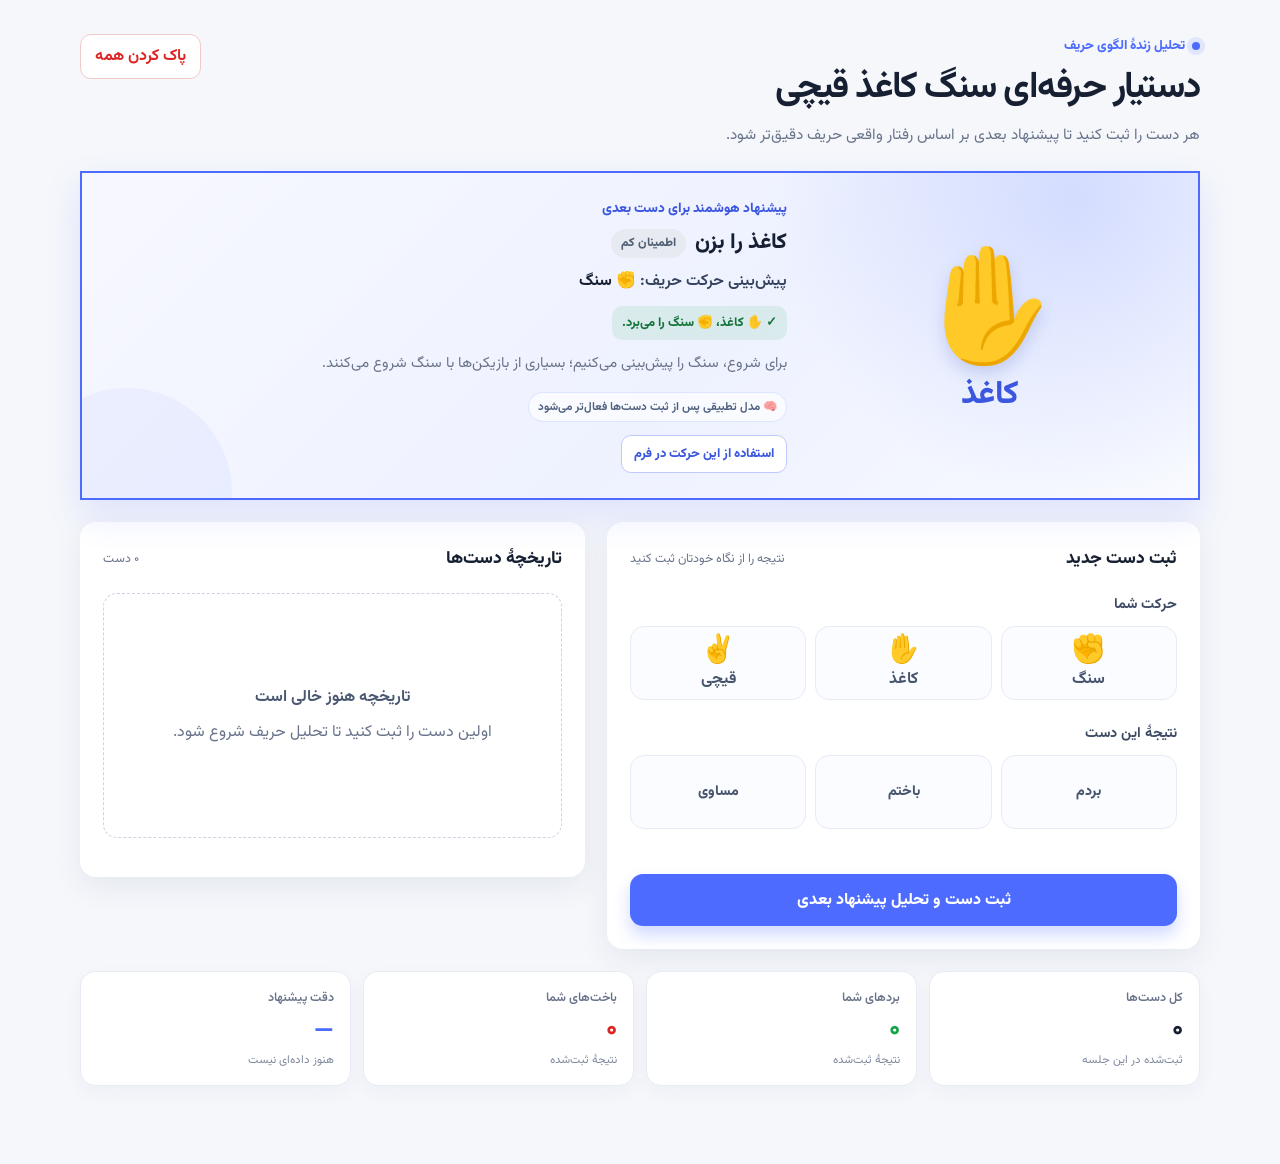
<file: index.html>
<!doctype html>
<html lang="fa" dir="rtl">
<head>
  <meta charset="UTF-8" />
  <meta name="viewport" content="width=device-width, initial-scale=1.0" />
  <meta name="theme-color" content="#4d6bfe" />
  <title>دستیار حرفه‌ای سنگ کاغذ قیچی</title>
  <link rel="preconnect" href="https://fonts.googleapis.com" />
  <link rel="preconnect" href="https://fonts.gstatic.com" crossorigin />
  <link href="https://fonts.googleapis.com/css2?family=Vazirmatn:wght@400;500;600;700;800&display=swap" rel="stylesheet" />
  <style>
    :root {
      --bg: #f5f7fb;
      --card: #ffffff;
      --ink: #172033;
      --muted: #68738a;
      --line: #e7ebf3;
      --primary: #4d6bfe;
      --primary-dark: #3b56df;
      --primary-soft: #eef1ff;
      --win: #16a34a;
      --win-soft: #ecfdf3;
      --loss: #dc2626;
      --loss-soft: #fef2f2;
      --draw: #ca8a04;
      --draw-soft: #fefce8;
      --shadow: 0 10px 30px rgba(35, 52, 91, 0.08);
      --radius: 16px;
    }

    * { box-sizing: border-box; }

    html { scroll-behavior: smooth; }

    body {
      margin: 0;
      min-width: 320px;
      min-height: 100vh;
      background: var(--bg);
      color: var(--ink);
      font-family: "Vazirmatn", Tahoma, sans-serif;
    }

    button,
    input { font: inherit; }

    button { cursor: pointer; }

    button:focus-visible {
      outline: 3px solid rgba(77, 107, 254, 0.28);
      outline-offset: 3px;
    }

    .app-shell {
      width: min(1120px, calc(100% - 32px));
      margin: 0 auto;
      padding: 34px 0 56px;
    }

    .page-header {
      display: flex;
      align-items: flex-start;
      justify-content: space-between;
      gap: 20px;
      margin-bottom: 22px;
    }

    .eyebrow {
      display: inline-flex;
      align-items: center;
      gap: 7px;
      margin: 0 0 8px;
      color: var(--primary);
      font-size: 0.82rem;
      font-weight: 800;
    }

    .eyebrow::before {
      content: "";
      width: 8px;
      height: 8px;
      border-radius: 50%;
      background: var(--primary);
      box-shadow: 0 0 0 5px rgba(77, 107, 254, 0.12);
    }

    h1, h2, h3, p { margin-top: 0; }

    h1 {
      margin-bottom: 8px;
      font-size: clamp(1.55rem, 4vw, 2.3rem);
      line-height: 1.35;
      letter-spacing: -0.04em;
    }

    .page-header p:last-child {
      margin: 0;
      color: var(--muted);
      font-size: 0.96rem;
      line-height: 1.8;
    }

    .clear-button {
      flex: 0 0 auto;
      display: inline-flex;
      align-items: center;
      justify-content: center;
      gap: 7px;
      min-height: 42px;
      padding: 9px 14px;
      border: 1px solid #f3caca;
      border-radius: 11px;
      background: #fff;
      color: var(--loss);
      font-weight: 700;
      transition: 160ms ease;
    }

    .clear-button:hover {
      background: var(--loss-soft);
      border-color: #e99595;
    }

    .card {
      border-radius: var(--radius);
      background: var(--card);
      box-shadow: var(--shadow);
    }

    .suggestion-card {
      position: sticky;
      top: 12px;
      z-index: 5;
      overflow: hidden;
      margin-bottom: 22px;
      border: 2px solid var(--primary);
      background:
        radial-gradient(circle at 89% 8%, rgba(133, 155, 255, 0.27), transparent 29%),
        linear-gradient(135deg, #f7f8ff 0%, #eef2ff 56%, #f8faff 100%);
      box-shadow: 0 15px 35px rgba(77, 107, 254, 0.14);
    }

    .suggestion-card::after {
      content: "";
      position: absolute;
      left: -60px;
      bottom: -100px;
      width: 210px;
      height: 210px;
      border-radius: 50%;
      background: rgba(77, 107, 254, 0.06);
      pointer-events: none;
    }

    .suggestion-content {
      position: relative;
      z-index: 1;
      display: grid;
      grid-template-columns: minmax(170px, 0.85fr) minmax(0, 1.6fr);
      gap: 24px;
      align-items: center;
      min-height: 214px;
      padding: 25px 28px;
    }

    .suggestion-action {
      display: flex;
      align-items: center;
      justify-content: center;
      gap: 14px;
      padding: 14px;
      text-align: center;
    }

    .suggested-emoji {
      display: block;
      font-family: Arial, sans-serif;
      font-size: clamp(4.4rem, 9vw, 6.8rem);
      line-height: 1;
      filter: drop-shadow(0 8px 8px rgba(41, 65, 166, 0.18));
    }

    .suggested-name {
      display: block;
      margin-top: 9px;
      color: var(--primary-dark);
      font-size: clamp(1.45rem, 3vw, 2rem);
      font-weight: 800;
    }

    .suggestion-label {
      margin: 0 0 7px;
      color: var(--primary-dark);
      font-size: 0.85rem;
      font-weight: 800;
    }

    .suggestion-title-row {
      display: flex;
      align-items: center;
      flex-wrap: wrap;
      gap: 9px;
      margin-bottom: 9px;
    }

    .suggestion-heading {
      margin: 0;
      font-size: 1.34rem;
      font-weight: 800;
    }

    .confidence-badge,
    .result-badge,
    .suggestion-check {
      display: inline-flex;
      align-items: center;
      justify-content: center;
      border-radius: 999px;
      font-size: 0.76rem;
      font-weight: 800;
      white-space: nowrap;
    }

    .confidence-badge { padding: 5px 10px; }
    .confidence-high { background: #dcfce7; color: #14713a; }
    .confidence-medium { background: #fef3c7; color: #9a6700; }
    .confidence-low { background: #e7eaf1; color: #526075; }

    .prediction-line {
      margin: 0 0 10px;
      color: #34415d;
      font-size: 1rem;
      font-weight: 600;
    }

    .prediction-line strong { color: var(--ink); }

    .suggestion-reason {
      max-width: 660px;
      margin: 0;
      color: var(--muted);
      font-size: 0.92rem;
      line-height: 1.95;
    }

    .model-meta {
      display: flex;
      flex-wrap: wrap;
      gap: 7px;
      margin-top: 13px;
    }

    .model-chip {
      display: inline-flex;
      align-items: center;
      gap: 5px;
      padding: 5px 9px;
      border: 1px solid rgba(77, 107, 254, 0.16);
      border-radius: 999px;
      background: rgba(255, 255, 255, 0.64);
      color: #50617f;
      font-size: 0.72rem;
      font-weight: 700;
    }

    .model-chip strong { color: var(--primary-dark); }

    .counter-proof {
      display: inline-flex;
      align-items: center;
      gap: 6px;
      margin: 2px 0 10px;
      padding: 7px 10px;
      border-radius: 10px;
      background: rgba(22, 163, 74, 0.1);
      color: #16743d;
      font-size: 0.79rem;
      font-weight: 800;
    }

    .use-suggestion-button {
      min-height: 38px;
      margin-top: 13px;
      padding: 8px 12px;
      border: 1px solid #bfc9ff;
      border-radius: 10px;
      background: #fff;
      color: var(--primary-dark);
      font-size: 0.8rem;
      font-weight: 800;
      transition: 160ms ease;
    }

    .use-suggestion-button:hover {
      border-color: var(--primary);
      background: var(--primary);
      color: #fff;
      transform: translateY(-1px);
    }

    .layout-grid {
      display: grid;
      grid-template-columns: minmax(0, 1.08fr) minmax(315px, 0.92fr);
      gap: 22px;
      align-items: start;
    }

    .form-card,
    .history-card,
    .insights-card {
      padding: 23px;
    }

    .section-heading {
      display: flex;
      align-items: center;
      justify-content: space-between;
      gap: 12px;
      margin-bottom: 21px;
    }

    .section-heading h2 {
      margin: 0;
      font-size: 1.08rem;
      font-weight: 800;
    }

    .section-help {
      color: var(--muted);
      font-size: 0.78rem;
    }

    .form-group + .form-group { margin-top: 22px; }

    .field-label {
      display: block;
      margin-bottom: 10px;
      color: #3d4a64;
      font-size: 0.9rem;
      font-weight: 700;
    }

    .move-selector,
    .result-selector {
      display: grid;
      grid-template-columns: repeat(3, minmax(0, 1fr));
      gap: 9px;
    }

    .move-button,
    .result-button {
      min-height: 74px;
      border: 1px solid var(--line);
      border-radius: 14px;
      background: #fbfcff;
      color: #47546d;
      transition: 160ms ease;
    }

    .move-button {
      display: flex;
      flex-direction: column;
      align-items: center;
      justify-content: center;
      gap: 3px;
      font-weight: 700;
    }

    .move-button .move-emoji {
      font-family: Arial, sans-serif;
      font-size: 1.73rem;
      line-height: 1.1;
    }

    .move-button:hover,
    .result-button:hover {
      transform: translateY(-2px);
      border-color: #bdc8ff;
      background: #f3f5ff;
    }

    .move-button.is-active {
      border-color: var(--primary);
      background: var(--primary);
      color: #fff;
      box-shadow: 0 7px 15px rgba(77, 107, 254, 0.25);
    }

    .result-button {
      padding: 9px 6px;
      font-size: 0.88rem;
      font-weight: 800;
    }

    .result-button.win.is-active { background: var(--win); border-color: var(--win); color: #fff; }
    .result-button.loss.is-active { background: var(--loss); border-color: var(--loss); color: #fff; }
    .result-button.draw.is-active { background: var(--draw); border-color: var(--draw); color: #fff; }

    .auto-opponent {
      display: flex;
      align-items: center;
      gap: 9px;
      min-height: 50px;
      padding: 10px 13px;
      border: 1px dashed #bfc9ea;
      border-radius: 12px;
      background: #f7f9ff;
      color: #52617d;
      font-size: 0.9rem;
    }

    .auto-opponent strong {
      color: var(--ink);
      font-size: 0.96rem;
    }

    .hidden { display: none !important; }

    .form-message {
      min-height: 20px;
      margin: 13px 0 0;
      color: var(--loss);
      font-size: 0.82rem;
      font-weight: 600;
    }

    .submit-button {
      width: 100%;
      min-height: 52px;
      margin-top: 12px;
      border: 0;
      border-radius: 13px;
      background: var(--primary);
      color: #fff;
      font-weight: 800;
      box-shadow: 0 9px 16px rgba(77, 107, 254, 0.25);
      transition: 160ms ease;
    }

    .submit-button:hover { background: var(--primary-dark); transform: translateY(-1px); }
    .submit-button:active { transform: translateY(1px); }

    .stats-grid {
      display: grid;
      grid-template-columns: repeat(4, minmax(0, 1fr));
      gap: 12px;
      margin: 22px 0;
    }

    .stat-card {
      min-height: 113px;
      padding: 16px;
      border: 1px solid var(--line);
      border-radius: 15px;
      background: var(--card);
      box-shadow: 0 7px 20px rgba(35, 52, 91, 0.04);
    }

    .stat-label {
      display: block;
      margin-bottom: 10px;
      color: var(--muted);
      font-size: 0.78rem;
      font-weight: 600;
    }

    .stat-value {
      display: block;
      color: var(--ink);
      font-size: 1.58rem;
      font-weight: 800;
      line-height: 1;
    }

    .stat-detail {
      display: block;
      margin-top: 8px;
      color: #7e899d;
      font-size: 0.72rem;
    }

    .stat-card.win .stat-value { color: var(--win); }
    .stat-card.loss .stat-value { color: var(--loss); }
    .stat-card.accuracy .stat-value { color: var(--primary); }

    .insights-card { margin-bottom: 22px; }

    .insight-list {
      display: grid;
      gap: 10px;
    }

    .insight-item {
      display: flex;
      align-items: flex-start;
      gap: 10px;
      padding: 12px;
      border: 1px solid var(--line);
      border-radius: 12px;
      background: #fbfcff;
      color: #43506a;
      font-size: 0.89rem;
      line-height: 1.8;
    }

    .insight-icon {
      flex: 0 0 auto;
      display: grid;
      place-items: center;
      width: 27px;
      height: 27px;
      border-radius: 9px;
      background: var(--primary-soft);
      color: var(--primary-dark);
      font-size: 0.92rem;
    }

    .insight-empty {
      margin: 0;
      color: var(--muted);
      font-size: 0.88rem;
      line-height: 1.85;
    }

    .history-card { min-height: 355px; }

    .history-list {
      display: grid;
      gap: 10px;
    }

    .history-row {
      display: grid;
      grid-template-columns: minmax(0, 1fr) auto;
      gap: 12px;
      align-items: center;
      padding: 13px;
      border: 1px solid var(--line);
      border-radius: 13px;
      background: #fcfdff;
    }

    .history-main { min-width: 0; }

    .history-moves {
      display: flex;
      align-items: center;
      gap: 8px;
      direction: ltr;
    }

    .history-move {
      display: inline-flex;
      align-items: center;
      gap: 5px;
      color: #293650;
      font-size: 0.91rem;
      font-weight: 700;
      white-space: nowrap;
    }

    .history-move .emoji {
      font-family: Arial, sans-serif;
      font-size: 1.25rem;
    }

    .history-move small {
      direction: rtl;
      color: var(--muted);
      font-size: 0.68rem;
      font-weight: 600;
    }

    .history-arrow {
      color: #9da8bb;
      font-size: 1.2rem;
    }

    .history-meta {
      display: flex;
      align-items: center;
      flex-wrap: wrap;
      gap: 7px;
      margin-top: 9px;
    }

    .result-badge { padding: 4px 9px; }
    .result-badge.win { background: var(--win-soft); color: var(--win); }
    .result-badge.loss { background: var(--loss-soft); color: var(--loss); }
    .result-badge.draw { background: var(--draw-soft); color: var(--draw); }

    .history-time {
      color: #98a2b3;
      font-size: 0.72rem;
    }

    .suggestion-check {
      gap: 4px;
      align-self: start;
      padding: 6px 8px;
    }

    .suggestion-check.correct { background: var(--win-soft); color: var(--win); }
    .suggestion-check.incorrect { background: var(--loss-soft); color: var(--loss); }

    .empty-state {
      display: grid;
      place-items: center;
      min-height: 245px;
      padding: 30px;
      border: 1px dashed #ccd4e3;
      border-radius: 14px;
      color: var(--muted);
      text-align: center;
      line-height: 1.9;
    }

    .empty-state strong {
      display: block;
      margin-bottom: 5px;
      color: #4b5872;
    }

    .toast {
      position: fixed;
      right: 50%;
      bottom: 22px;
      z-index: 20;
      display: flex;
      align-items: center;
      gap: 10px;
      width: min(430px, calc(100% - 32px));
      padding: 13px 16px;
      border: 1px solid transparent;
      border-radius: 14px;
      background: #fff;
      box-shadow: 0 16px 40px rgba(27, 38, 65, 0.2);
      color: #36425d;
      opacity: 0;
      pointer-events: none;
      transform: translate(50%, 18px);
      transition: opacity 190ms ease, transform 190ms ease;
    }

    .toast.show {
      opacity: 1;
      transform: translate(50%, 0);
    }

    .toast.success { border-color: #a7e4bc; background: #f2fdf6; }
    .toast.error { border-color: #f2b5b5; background: #fff6f6; }
    .toast.info { border-color: #c7d1ff; background: #f5f7ff; }

    .toast-icon {
      display: grid;
      place-items: center;
      width: 27px;
      height: 27px;
      border-radius: 50%;
      color: #fff;
      font-size: 0.8rem;
      font-weight: 800;
    }

    .toast.success .toast-icon { background: var(--win); }
    .toast.error .toast-icon { background: var(--loss); }
    .toast.info .toast-icon { background: var(--primary); }

    .toast-text { font-size: 0.88rem; font-weight: 600; line-height: 1.7; }

    @media (max-width: 830px) {
      .layout-grid { grid-template-columns: 1fr; }
      .history-card { min-height: auto; }
    }

    @media (max-width: 650px) {
      .app-shell { width: min(100% - 22px, 1120px); padding-top: 21px; }
      .page-header { margin-bottom: 17px; }
      .page-header p:last-child { font-size: 0.87rem; }
      .clear-button { min-height: 38px; padding: 8px 10px; font-size: 0.77rem; }
      .suggestion-card { top: 7px; margin-bottom: 16px; }
      .suggestion-content { grid-template-columns: 92px minmax(0, 1fr); gap: 10px; min-height: 160px; padding: 17px 13px; }
      .suggestion-action { padding: 5px; }
      .suggested-emoji { font-size: 4rem; }
      .suggested-name { margin-top: 4px; font-size: 1.1rem; }
      .suggestion-heading { font-size: 1.08rem; }
      .suggestion-reason { font-size: 0.78rem; line-height: 1.75; }
      .prediction-line { margin-bottom: 7px; font-size: 0.88rem; }
      .form-card, .history-card, .insights-card { padding: 17px; }
      .move-button { min-height: 67px; font-size: 0.82rem; }
      .move-button .move-emoji { font-size: 1.55rem; }
      .result-button { font-size: 0.78rem; }
      .stats-grid { grid-template-columns: repeat(2, minmax(0, 1fr)); gap: 9px; margin: 16px 0; }
      .stat-card { min-height: 101px; padding: 13px; }
      .stat-value { font-size: 1.42rem; }
      .history-row { grid-template-columns: 1fr; gap: 8px; }
      .suggestion-check { justify-self: start; }
      .toast { bottom: 12px; }
    }

    @media (max-width: 390px) {
      .page-header { gap: 11px; }
      h1 { font-size: 1.32rem; }
      .clear-button { font-size: 0; width: 40px; padding: 0; }
      .clear-button::before { content: "🗑"; font-size: 1rem; }
      .suggestion-content { grid-template-columns: 83px minmax(0, 1fr); }
      .history-moves { gap: 5px; }
      .history-move { font-size: 0.79rem; }
    }

    @media (prefers-reduced-motion: reduce) {
      *, *::before, *::after { scroll-behavior: auto !important; transition: none !important; }
    }
  </style>
</head>
<body>
  <main class="app-shell">
    <header class="page-header">
      <div>
        <p class="eyebrow">تحلیل زندهٔ الگوی حریف</p>
        <h1>دستیار حرفه‌ای سنگ کاغذ قیچی</h1>
        <p>هر دست را ثبت کنید تا پیشنهاد بعدی بر اساس رفتار واقعی حریف دقیق‌تر شود.</p>
      </div>
      <button id="clear-all" class="clear-button" type="button" aria-label="پاک کردن همهٔ تاریخچه">پاک کردن همه</button>
    </header>

    <section class="suggestion-card" aria-labelledby="suggestion-heading">
      <div id="suggestion-content" class="suggestion-content"></div>
    </section>

    <section class="layout-grid" aria-label="ثبت دست و تاریخچه">
      <form id="hand-form" class="form-card card" novalidate>
        <div class="section-heading">
          <h2>ثبت دست جدید</h2>
          <span class="section-help">نتیجه را از نگاه خودتان ثبت کنید</span>
        </div>

        <div class="form-group">
          <span class="field-label">حرکت شما</span>
          <div id="my-move-selector" class="move-selector" role="group" aria-label="انتخاب حرکت شما"></div>
        </div>

        <div class="form-group">
          <span class="field-label">نتیجهٔ این دست</span>
          <div id="result-selector" class="result-selector" role="group" aria-label="انتخاب نتیجه"></div>
        </div>

        <div id="opponent-section" class="form-group hidden">
          <span class="field-label">حرکت حریف</span>
          <div id="opponent-move-selector" class="move-selector" role="group" aria-label="انتخاب حرکت حریف"></div>
        </div>

        <div id="auto-opponent" class="auto-opponent hidden" aria-live="polite"></div>
        <p id="form-message" class="form-message" aria-live="polite"></p>
        <button class="submit-button" type="submit">ثبت دست و تحلیل پیشنهاد بعدی</button>
      </form>

      <aside class="history-card card" aria-labelledby="history-heading">
        <div class="section-heading">
          <h2 id="history-heading">تاریخچهٔ دست‌ها</h2>
          <span id="history-count" class="section-help">۰ دست</span>
        </div>
        <div id="history-list" class="history-list"></div>
      </aside>
    </section>

    <section id="stats-grid" class="stats-grid" aria-label="آمار بازی"></section>

    <section id="insights-card" class="insights-card card hidden" aria-labelledby="insights-heading">
      <div class="section-heading">
        <h2 id="insights-heading">بینش‌های حریف</h2>
        <span class="section-help">بر پایهٔ داده‌های ثبت‌شده</span>
      </div>
      <div id="insight-list" class="insight-list"></div>
    </section>
  </main>

  <div id="toast" class="toast" role="status" aria-live="polite">
    <span id="toast-icon" class="toast-icon">✓</span>
    <span id="toast-text" class="toast-text"></span>
  </div>

  <script>
    (() => {
      "use strict";

      const MOVES = {
        rock: {
          name: "سنگ",
          emoji: "✊",
          beats: "scissors",
          beatenBy: "paper",
          next: "paper"
        },
        paper: {
          name: "کاغذ",
          emoji: "✋",
          beats: "rock",
          beatenBy: "scissors",
          next: "scissors"
        },
        scissors: {
          name: "قیچی",
          emoji: "✌️",
          beats: "paper",
          beatenBy: "rock",
          next: "rock"
        }
      };

      const MOVE_KEYS = Object.keys(MOVES);
      const RESULT_INFO = {
        won: { label: "بردم", className: "win" },
        lost: { label: "باختم", className: "loss" },
        draw: { label: "مساوی", className: "draw" }
      };
      const CONFIDENCE_INFO = {
        high: { label: "اطمینان بالا", className: "confidence-high" },
        medium: { label: "اطمینان متوسط", className: "confidence-medium" },
        low: { label: "اطمینان کم", className: "confidence-low" }
      };

      const state = {
        history: [],
        form: {
          myMove: "",
          result: "",
          opponentMove: ""
        },
        currentSuggestion: null
      };

      const elements = {
        suggestion: document.getElementById("suggestion-content"),
        form: document.getElementById("hand-form"),
        myMoveSelector: document.getElementById("my-move-selector"),
        resultSelector: document.getElementById("result-selector"),
        opponentSection: document.getElementById("opponent-section"),
        opponentMoveSelector: document.getElementById("opponent-move-selector"),
        autoOpponent: document.getElementById("auto-opponent"),
        formMessage: document.getElementById("form-message"),
        stats: document.getElementById("stats-grid"),
        insightsCard: document.getElementById("insights-card"),
        insightList: document.getElementById("insight-list"),
        historyList: document.getElementById("history-list"),
        historyCount: document.getElementById("history-count"),
        clearAll: document.getElementById("clear-all"),
        toast: document.getElementById("toast"),
        toastIcon: document.getElementById("toast-icon"),
        toastText: document.getElementById("toast-text")
      };

      let toastTimer;

      function faNumber(value) {
        return new Intl.NumberFormat("fa-IR").format(value);
      }

      function faPercent(value) {
        return `${new Intl.NumberFormat("fa-IR", { maximumFractionDigits: 0 }).format(value)}٪`;
      }

      const ANALYSIS_WINDOW = 72;
      const RECENCY_DECAY = 0.86;

      function countMoves(records) {
        const counts = Object.fromEntries(MOVE_KEYS.map((move) => [move, 0]));
        records.forEach((record) => { counts[record.opponentMove] += 1; });
        return counts;
      }

      function getTopMove(records) {
        const counts = countMoves(records);
        return MOVE_KEYS.reduce((top, move) => {
          return counts[move] > counts[top] ? move : top;
        }, MOVE_KEYS[0]);
      }

      function emptyMoveScores() {
        return Object.fromEntries(MOVE_KEYS.map((move) => [move, 0]));
      }

      function topScoredMove(scores) {
        return MOVE_KEYS.reduce((top, move) => {
          return scores[move] > scores[top] ? move : top;
        }, MOVE_KEYS[0]);
      }

      function sameSequence(left, right) {
        return left.length === right.length && left.every((value, index) => value === right[index]);
      }

      function makeDistributionExpert({ id, label, baseWeight, events, dataLength, minSamples = 2 }) {
        if (events.length < minSamples) return null;

        const scores = emptyMoveScores();
        events.forEach((event) => {
          const age = Math.max(0, dataLength - 1 - event.index);
          scores[event.move] += Math.pow(RECENCY_DECAY, age);
        });

        const total = MOVE_KEYS.reduce((sum, move) => sum + scores[move], 0);
        if (!total) return null;

        const distribution = Object.fromEntries(
          MOVE_KEYS.map((move) => [move, scores[move] / total])
        );
        const predicted = topScoredMove(distribution);
        const probability = distribution[predicted];
        const evidenceFactor = Math.min(1.45, 0.6 + events.length / 4);

        return {
          id,
          label,
          predicted,
          samples: events.length,
          probability,
          distribution,
          weight: baseWeight * (0.65 + probability) * evidenceFactor
        };
      }

      function makeSoftExpert({ id, label, predicted, samples, probability, weight }) {
        const remainder = (1 - probability) / (MOVE_KEYS.length - 1);
        const distribution = Object.fromEntries(
          MOVE_KEYS.map((move) => [move, move === predicted ? probability : remainder])
        );
        return { id, label, predicted, samples, probability, distribution, weight };
      }

      function getSequenceExpert(history, order) {
        if (history.length <= order) return null;

        const context = history.slice(-order).map((record) => record.opponentMove);
        const events = [];

        for (let index = order; index < history.length; index += 1) {
          const priorSequence = history
            .slice(index - order, index)
            .map((record) => record.opponentMove);

          if (sameSequence(priorSequence, context)) {
            events.push({ move: history[index].opponentMove, index });
          }
        }

        return makeDistributionExpert({
          id: `sequence-${order}`,
          label: `الگوی دنباله‌ای ${faNumber(order)} حرکتی`,
          baseWeight: order === 3 ? 2.25 : order === 2 ? 1.95 : 1.65,
          events,
          dataLength: history.length,
          minSamples: 2
        });
      }

      function getPairSequenceExpert(history, order) {
        if (history.length <= order) return null;
        const pair = (record) => `${record.myMove}:${record.opponentMove}`;
        const context = history.slice(-order).map(pair);
        const events = [];

        for (let index = order; index < history.length; index += 1) {
          if (sameSequence(history.slice(index - order, index).map(pair), context)) {
            events.push({ move: history[index].opponentMove, index });
          }
        }

        return makeDistributionExpert({
          id: `pair-sequence-${order}`,
          label: `الگوی مشترک ${faNumber(order)} دست`,
          baseWeight: order === 2 ? 2.45 : 1.8,
          events,
          dataLength: history.length,
          minSamples: 2
        });
      }

      function getPriorityMarkovExpert(history) {
        if (history.length < 3) return null;
        const lastOpponentMove = history[history.length - 1].opponentMove;
        const events = [];

        for (let index = 0; index < history.length - 1; index += 1) {
          if (history[index].opponentMove === lastOpponentMove) {
            events.push({ move: history[index + 1].opponentMove, index: index + 1 });
          }
        }

        const expert = makeDistributionExpert({
          id: "priority-markov",
          label: "مارکوف اولویت‌دار",
          baseWeight: 2.8,
          events,
          dataLength: history.length,
          minSamples: 2
        });

        return expert && expert.probability >= 0.5 ? expert : null;
      }

      function getPriorityFrequencyExpert(history) {
        if (history.length < 3) return null;
        const counts = countMoves(history);
        const predicted = getTopMove(history);
        const share = counts[predicted] / history.length;
        if (counts[predicted] < 3 || share < 0.45) return null;

        const distribution = Object.fromEntries(
          MOVE_KEYS.map((move) => [move, counts[move] / history.length])
        );
        return {
          id: "priority-frequency",
          label: "فراوانی اولویت‌دار",
          predicted,
          samples: counts[predicted],
          probability: share,
          distribution,
          weight: 2.2 * (0.65 + share)
        };
      }

      function getOutcomeExpert(history) {
        if (history.length < 3) return null;
        const lastResult = history[history.length - 1].result;
        const events = [];

        for (let index = 1; index < history.length; index += 1) {
          if (history[index - 1].result === lastResult) {
            events.push({ move: history[index].opponentMove, index });
          }
        }

        return makeDistributionExpert({
          id: "outcome",
          label: "واکنش به نتیجهٔ قبلی",
          baseWeight: 1.45,
          events,
          dataLength: history.length
        });
      }

      function getOutcomeMoveExpert(history) {
        if (history.length < 3) return null;
        const last = history[history.length - 1];
        const events = [];

        for (let index = 1; index < history.length; index += 1) {
          const prior = history[index - 1];
          if (prior.result === last.result && prior.opponentMove === last.opponentMove) {
            events.push({ move: history[index].opponentMove, index });
          }
        }

        return makeDistributionExpert({
          id: "outcome-move",
          label: "ترکیب حرکت و نتیجه",
          baseWeight: 1.9,
          events,
          dataLength: history.length
        });
      }

      function getFullStateExpert(history) {
        if (history.length < 3) return null;
        const last = history[history.length - 1];
        const events = [];

        for (let index = 1; index < history.length; index += 1) {
          const prior = history[index - 1];
          if (
            prior.myMove === last.myMove &&
            prior.opponentMove === last.opponentMove &&
            prior.result === last.result
          ) {
            events.push({ move: history[index].opponentMove, index });
          }
        }

        return makeDistributionExpert({
          id: "full-state",
          label: "وضعیت کامل دست قبل",
          baseWeight: 2.55,
          events,
          dataLength: history.length
        });
      }

      function getMyMoveExpert(history) {
        if (history.length < 3) return null;
        const lastMyMove = history[history.length - 1].myMove;
        const events = [];

        for (let index = 1; index < history.length; index += 1) {
          if (history[index - 1].myMove === lastMyMove) {
            events.push({ move: history[index].opponentMove, index });
          }
        }

        return makeDistributionExpert({
          id: "my-move",
          label: "واکنش به حرکت قبلی شما",
          baseWeight: 1.1,
          events,
          dataLength: history.length
        });
      }

      function getDirectionalExpert(history) {
        if (history.length < 4) return null;
        const directionScores = { repeat: 0, next: 0, previous: 0 };

        for (let index = 1; index < history.length; index += 1) {
          const from = history[index - 1].opponentMove;
          const to = history[index].opponentMove;
          const direction = to === from
            ? "repeat"
            : MOVES[from].next === to
              ? "next"
              : "previous";
          const age = history.length - 1 - index;
          directionScores[direction] += Math.pow(RECENCY_DECAY, Math.max(0, age));
        }

        const total = Object.values(directionScores).reduce((sum, value) => sum + value, 0);
        if (!total) return null;
        const topDirection = Object.keys(directionScores).reduce((top, direction) => {
          return directionScores[direction] > directionScores[top] ? direction : top;
        }, "repeat");
        const probability = directionScores[topDirection] / total;
        if (probability < 0.45) return null;

        const lastOpponentMove = history[history.length - 1].opponentMove;
        const targetFor = (direction) => {
          if (direction === "repeat") return lastOpponentMove;
          if (direction === "next") return MOVES[lastOpponentMove].next;
          return MOVES[lastOpponentMove].beats;
        };
        const distribution = emptyMoveScores();
        Object.entries(directionScores).forEach(([direction, score]) => {
          distribution[targetFor(direction)] += score / total;
        });
        const predicted = topScoredMove(distribution);

        return {
          id: "directional",
          label: "ریتم چرخه‌ای حریف",
          predicted,
          samples: history.length - 1,
          probability: distribution[predicted],
          distribution,
          weight: 1.55 * (0.65 + distribution[predicted])
        };
      }

      function getStreakExpert(history) {
        if (history.length < 4) return null;
        const lastMove = history[history.length - 1].opponentMove;
        let currentRun = 1;
        for (let index = history.length - 2; index >= 0; index -= 1) {
          if (history[index].opponentMove !== lastMove) break;
          currentRun += 1;
        }
        if (currentRun < 2) return null;

        const events = [];
        for (let targetIndex = 1; targetIndex < history.length; targetIndex += 1) {
          const repeatedMove = history[targetIndex - 1].opponentMove;
          let runLength = 1;
          for (let cursor = targetIndex - 2; cursor >= 0; cursor -= 1) {
            if (history[cursor].opponentMove !== repeatedMove) break;
            runLength += 1;
          }
          if (repeatedMove === lastMove && runLength >= Math.min(currentRun, 3)) {
            events.push({ move: history[targetIndex].opponentMove, index: targetIndex });
          }
        }

        return makeDistributionExpert({
          id: "streak",
          label: "شکستن یا ادامهٔ زنجیره",
          baseWeight: 1.65,
          events,
          dataLength: history.length,
          minSamples: 2
        });
      }

      function getRecentExpert(history) {
        if (history.length < 3) return null;
        const start = Math.max(0, history.length - 10);
        const events = history.slice(start).map((record, offset) => ({
          move: record.opponentMove,
          index: start + offset
        }));

        return makeDistributionExpert({
          id: "recent",
          label: "روند دست‌های اخیر",
          baseWeight: 1.2,
          events,
          dataLength: history.length,
          minSamples: 3
        });
      }

      function getFrequencyExpert(history) {
        if (history.length < 3) return null;
        const events = history.map((record, index) => ({
          move: record.opponentMove,
          index
        }));

        return makeDistributionExpert({
          id: "frequency",
          label: "فراوانی وزن‌دار",
          baseWeight: 0.95,
          events,
          dataLength: history.length,
          minSamples: 3
        });
      }

      function getPsychologyExpert(history) {
        const last = history[history.length - 1];
        let predicted = last.opponentMove;
        let label = "تکرار پس از مساوی";

        if (last.result === "lost") {
          label = "تکرار پس از برد حریف";
        } else if (last.result === "won") {
          predicted = MOVES[last.opponentMove].next;
          label = "تغییر پس از باخت حریف";
        }

        return makeSoftExpert({
          id: "psychology",
          label,
          predicted,
          samples: 1,
          probability: 0.54,
          weight: 0.8
        });
      }

      function getBaseExpertPredictions(history) {
        if (!history.length) return [];
        const compactHistory = history.slice(-ANALYSIS_WINDOW);
        return [
          getPriorityMarkovExpert(compactHistory),
          getPriorityFrequencyExpert(compactHistory),
          getPairSequenceExpert(compactHistory, 2),
          getPairSequenceExpert(compactHistory, 1),
          getFullStateExpert(compactHistory),
          getSequenceExpert(compactHistory, 3),
          getSequenceExpert(compactHistory, 2),
          getSequenceExpert(compactHistory, 1),
          getOutcomeMoveExpert(compactHistory),
          getOutcomeExpert(compactHistory),
          getMyMoveExpert(compactHistory),
          getDirectionalExpert(compactHistory),
          getStreakExpert(compactHistory),
          getRecentExpert(compactHistory),
          getFrequencyExpert(compactHistory),
          getPsychologyExpert(compactHistory)
        ].filter(Boolean);
      }


      function getExpertPerformance(history) {
        const performance = {};
        const start = Math.max(3, history.length - 32);

        for (let index = start; index < history.length; index += 1) {
          const past = history.slice(Math.max(0, index - ANALYSIS_WINDOW), index);
          const actualMove = history[index].opponentMove;
          getBaseExpertPredictions(past).forEach((expert) => {
            if (!performance[expert.id]) {
              performance[expert.id] = { correct: 0, total: 0 };
            }
            performance[expert.id].total += 1;
            if (expert.predicted === actualMove) {
              performance[expert.id].correct += 1;
            }
          });
        }

        return performance;
      }

      function suggestionFromPrediction(predicted, confidence, reason, source, model = null) {
        return {
          suggested: MOVES[predicted].beatenBy,
          predicted,
          confidence,
          reason,
          source,
          model
        };
      }

      function normalizedEntropy(distribution) {
        const rawEntropy = -MOVE_KEYS.reduce((sum, move) => {
          const probability = distribution[move];
          return probability > 0 ? sum + probability * Math.log(probability) : sum;
        }, 0);
        return rawEntropy / Math.log(MOVE_KEYS.length);
      }

      function getPredictionCalibration(history, rawPrediction) {
        const records = history
          .slice(-18)
          .filter((record) => record.suggestion && MOVES[record.suggestion.predicted]);
        const emptyCalibration = {
          active: false,
          predicted: rawPrediction,
          direction: "same",
          share: 0,
          samples: records.length
        };
        if (records.length < 5) return emptyCalibration;

        const directionScores = { same: 0, next: 0, previous: 0 };
        records.forEach((record, index) => {
          const oldPrediction = record.suggestion.predicted;
          const actual = record.opponentMove;
          const direction = actual === oldPrediction
            ? "same"
            : actual === MOVES[oldPrediction].next
              ? "next"
              : "previous";
          const age = records.length - 1 - index;
          directionScores[direction] += Math.pow(0.88, age);
        });

        const total = Object.values(directionScores).reduce((sum, value) => sum + value, 0);
        const direction = Object.keys(directionScores).reduce((top, item) => {
          return directionScores[item] > directionScores[top] ? item : top;
        }, "same");
        const share = directionScores[direction] / total;
        const directShare = directionScores.same / total;

        if (direction === "same" || share < 0.55 || share - directShare < 0.15) {
          return { ...emptyCalibration, share, directShare };
        }

        const predicted = direction === "next"
          ? MOVES[rawPrediction].next
          : MOVES[rawPrediction].beats;
        return {
          active: true,
          predicted,
          direction,
          share,
          directShare,
          samples: records.length
        };
      }

      // موتور ترکیبی تطبیقی: زمینهٔ دو بازیکن، مارکوف چندمرحله‌ای، روند اخیر و دقت هر الگو را هم‌زمان کالیبره می‌کند.
      function computeSuggestion(history) {
        if (history.length === 0) {
          return suggestionFromPrediction(
            "rock",
            "low",
            "برای شروع، سنگ را پیش‌بینی می‌کنیم؛ بسیاری از بازیکن‌ها با سنگ شروع می‌کنند.",
            "شروع بازی",
            {
              expertCount: 0,
              voteShare: 0,
              agreement: 0,
              margin: 0,
              entropy: 1,
              window: 0,
              calibration: { active: false, samples: 0 },
              distribution: { rock: 1 / 3, paper: 1 / 3, scissors: 1 / 3 }
            }
          );
        }

        const compactHistory = history.slice(-ANALYSIS_WINDOW);
        const experts = getBaseExpertPredictions(compactHistory);
        const performance = getExpertPerformance(compactHistory);
        const posterior = emptyMoveScores();
        const contributors = Object.fromEntries(MOVE_KEYS.map((move) => [move, []]));

        experts.forEach((expert) => {
          const score = performance[expert.id];
          const accuracy = score && score.total ? score.correct / score.total : null;
          const adaptiveMultiplier = score && score.total >= 4
            ? Math.max(0.35, Math.min(1.7, 0.35 + 1.35 * accuracy))
            : 1;
          const effectiveWeight = expert.weight * adaptiveMultiplier;
          const distribution = expert.distribution || makeSoftExpert({
            ...expert,
            probability: expert.probability || 0.5
          }).distribution;

          MOVE_KEYS.forEach((move) => {
            const contribution = effectiveWeight * distribution[move];
            posterior[move] += contribution;
            if (contribution > 0) {
              contributors[move].push({
                ...expert,
                contribution,
                effectiveWeight,
                accuracy,
                tested: score ? score.total : 0
              });
            }
          });
        });

        const totalWeight = MOVE_KEYS.reduce((sum, move) => sum + posterior[move], 0) || 1;
        const distribution = Object.fromEntries(
          MOVE_KEYS.map((move) => [move, posterior[move] / totalWeight])
        );
        const rawPrediction = topScoredMove(distribution);
        const calibration = getPredictionCalibration(history, rawPrediction);
        const predicted = calibration.predicted;
        const orderedScores = [...MOVE_KEYS]
          .map((move) => ({ move, score: distribution[move] }))
          .sort((left, right) => right.score - left.score);
        const rawVoteShare = distribution[rawPrediction];
        const voteShare = calibration.active
          ? rawVoteShare * 0.4 + calibration.share * 0.6
          : rawVoteShare;
        const margin = orderedScores[0].score - orderedScores[1].score;
        const agreeingExperts = experts.filter((expert) => expert.predicted === rawPrediction);
        const agreement = experts.length ? agreeingExperts.length / experts.length : 0;
        const evidence = agreeingExperts.reduce((sum, expert) => sum + expert.samples, 0);
        const entropy = normalizedEntropy(distribution);

        let confidence = "low";
        if (
          compactHistory.length >= 9 &&
          agreeingExperts.length >= 4 &&
          voteShare >= 0.52 &&
          margin >= 0.12 &&
          entropy <= 0.9
        ) {
          confidence = "high";
        } else if (
          compactHistory.length >= 4 &&
          agreeingExperts.length >= 2 &&
          voteShare >= 0.4 &&
          margin >= 0.05 &&
          entropy <= 0.97
        ) {
          confidence = "medium";
        }

        const strongestContributors = [...contributors[rawPrediction]]
          .sort((left, right) => right.contribution - left.contribution)
          .slice(0, 3);
        const baseSource = strongestContributors.map((expert) => expert.label).join("، ") || "تحلیل پایه";
        const source = calibration.active ? `${baseSource} + اصلاح جهت خودکار` : baseSource;
        const calibratedExperts = strongestContributors.filter((expert) => expert.tested >= 4);
        const uncertaintyText = entropy > 0.92
          ? " الگوی حریف پراکنده است؛ برای این دست اطمینان محافظه‌کارانه نگه داشته شد."
          : "";
        const adaptationText = calibratedExperts.length
          ? " وزن الگوهای برتر با دقت واقعی آن‌ها در دست‌های اخیر تنظیم شده است."
          : "";
        const calibrationText = calibration.active
          ? ` جهت مدل با بررسی ${faNumber(calibration.samples)} پیش‌بینی اخیر، یک گام ${calibration.direction === "next" ? "به جلو" : "به عقب"} اصلاح شد.`
          : "";
        const reason = `موتور تطبیقی ${faNumber(experts.length)} الگو را با هم ترکیب کرد و احتمال «${MOVES[predicted].name}» را ${faPercent(voteShare * 100)} برآورد کرد. بیشترین سیگنال‌ها: ${baseSource}.${adaptationText}${calibrationText}${uncertaintyText}`;

        return suggestionFromPrediction(
          predicted,
          confidence,
          reason,
          source,
          {
            expertCount: experts.length,
            voteShare,
            agreement,
            margin,
            entropy,
            evidence,
            window: compactHistory.length,
            rawPrediction,
            calibration,
            distribution,
            contributors: strongestContributors
          }
        );
      }


      function getAutoOpponent() {
        if (!state.form.myMove) return "";
        if (state.form.result === "won") return MOVES[state.form.myMove].beats;
        if (state.form.result === "draw") return state.form.myMove;
        return "";
      }

      function getResolvedOpponent() {
        return state.form.result === "lost" ? state.form.opponentMove : getAutoOpponent();
      }

      function moveButtonHTML(move, selected, dataAttribute, labelPrefix) {
        const item = MOVES[move];
        return `
          <button
            class="move-button ${selected === move ? "is-active" : ""}"
            type="button"
            data-${dataAttribute}="${move}"
            aria-pressed="${selected === move}"
            aria-label="${labelPrefix} ${item.name}"
          >
            <span class="move-emoji" aria-hidden="true">${item.emoji}</span>
            <span>${item.name}</span>
          </button>`;
      }

      function renderSuggestion() {
        const suggestion = state.currentSuggestion;
        const suggested = MOVES[suggestion.suggested];
        const predicted = MOVES[suggestion.predicted];
        const confidence = CONFIDENCE_INFO[suggestion.confidence];
        const model = suggestion.model || { expertCount: 0, voteShare: 0, agreement: 0, window: 0, calibration: { active: false } };
        const calibrationChip = model.calibration && model.calibration.active
          ? `<span class="model-chip">🧭 اصلاح جهت <strong>فعال</strong></span>`
          : "";
        const modelMeta = model.expertCount
          ? `
              <div class="model-meta" aria-label="جزئیات مدل تطبیقی">
                <span class="model-chip">🧠 <strong>${faNumber(model.expertCount)}</strong> الگوی فعال</span>
                <span class="model-chip">احتمال برتر <strong>${faPercent(model.voteShare * 100)}</strong></span>
                <span class="model-chip">توافق مدل‌ها <strong>${faPercent(model.agreement * 100)}</strong></span>
                <span class="model-chip">دادهٔ مؤثر <strong>${faNumber(model.window)}</strong> دست</span>
                ${calibrationChip}
              </div>`
          : `<div class="model-meta"><span class="model-chip">🧠 مدل تطبیقی پس از ثبت دست‌ها فعال‌تر می‌شود</span></div>`;

        elements.suggestion.innerHTML = `
          <div class="suggestion-action" aria-label="حرکت پیشنهادی ${suggested.name}">
            <div>
              <span class="suggested-emoji" aria-hidden="true">${suggested.emoji}</span>
              <span class="suggested-name">${suggested.name}</span>
            </div>
          </div>
          <div>
            <p class="suggestion-label">پیشنهاد هوشمند برای دست بعدی</p>
            <div class="suggestion-title-row">
              <h2 id="suggestion-heading" class="suggestion-heading">${suggested.name} را بزن</h2>
              <span class="confidence-badge ${confidence.className}">${confidence.label}</span>
            </div>
            <p class="prediction-line">پیش‌بینی حرکت حریف: <strong>${predicted.emoji} ${predicted.name}</strong></p>
            <p class="counter-proof">✓ ${suggested.emoji} ${suggested.name}، ${predicted.emoji} ${predicted.name} را می‌برد.</p>
            <p class="suggestion-reason">${suggestion.reason}</p>
            ${modelMeta}
            <button class="use-suggestion-button" type="button" data-use-suggestion="${suggestion.suggested}">استفاده از این حرکت در فرم</button>
          </div>`;
      }

      function renderForm() {
        elements.myMoveSelector.innerHTML = MOVE_KEYS.map((move) => {
          return moveButtonHTML(move, state.form.myMove, "own", "حرکت شما:");
        }).join("");

        elements.resultSelector.innerHTML = Object.entries(RESULT_INFO).map(([key, info]) => `
          <button
            class="result-button ${info.className} ${state.form.result === key ? "is-active" : ""}"
            type="button"
            data-result="${key}"
            aria-pressed="${state.form.result === key}"
          >${info.label}</button>`).join("");

        const needsOpponentSelection = state.form.result === "lost";
        elements.opponentSection.classList.toggle("hidden", !needsOpponentSelection);
        elements.autoOpponent.classList.toggle("hidden", needsOpponentSelection || !state.form.result || !state.form.myMove);

        if (needsOpponentSelection) {
          elements.opponentMoveSelector.innerHTML = MOVE_KEYS.map((move) => {
            return moveButtonHTML(move, state.form.opponentMove, "opponent", "حرکت حریف:");
          }).join("");
        }

        if (!needsOpponentSelection && state.form.result && state.form.myMove) {
          const opponent = MOVES[getAutoOpponent()];
          const description = state.form.result === "won" ? "چون بردید، حرکتِ مغلوب حریف محاسبه شد:" : "چون مساوی شده‌اید، حرکت حریف همان حرکت شماست:";
          elements.autoOpponent.innerHTML = `<span>ℹ️</span><span>${description} <strong>${opponent.emoji} ${opponent.name}</strong></span>`;
        }
      }

      function buildStats() {
        const wins = state.history.filter((record) => record.result === "won").length;
        const losses = state.history.filter((record) => record.result === "lost").length;
        const correct = state.history.filter((record) => record.suggestionCorrect).length;
        const accuracy = state.history.length ? (correct / state.history.length) * 100 : 0;
        return [
          { label: "کل دست‌ها", value: faNumber(state.history.length), detail: "ثبت‌شده در این جلسه", className: "" },
          { label: "بردهای شما", value: faNumber(wins), detail: "نتیجهٔ ثبت‌شده", className: "win" },
          { label: "باخت‌های شما", value: faNumber(losses), detail: "نتیجهٔ ثبت‌شده", className: "loss" },
          { label: "دقت پیشنهاد", value: state.history.length ? faPercent(accuracy) : "—", detail: state.history.length ? `${faNumber(correct)} پیشنهاد درست` : "هنوز داده‌ای نیست", className: "accuracy" }
        ];
      }

      function renderStats() {
        elements.stats.innerHTML = buildStats().map((stat) => `
          <article class="stat-card ${stat.className}">
            <span class="stat-label">${stat.label}</span>
            <strong class="stat-value">${stat.value}</strong>
            <span class="stat-detail">${stat.detail}</span>
          </article>`).join("");
      }

      function buildInsights() {
        if (state.history.length < 3) return [];
        const insights = [];
        const model = state.currentSuggestion && state.currentSuggestion.model;
        const recentRecords = state.history.slice(-10);
        const recentCorrect = recentRecords.filter((record) => record.suggestionCorrect).length;

        if (model && model.expertCount >= 2) {
          insights.push(`مدل تطبیقی اکنون ${faNumber(model.expertCount)} الگو را هم‌زمان وزن می‌دهد؛ احتمال برتر ${faPercent(model.voteShare * 100)} و توافق مدل‌ها ${faPercent(model.agreement * 100)} است.`);
          if (model.entropy > 0.92) {
            insights.push("حرکت‌های حریف پراکندگی زیادی دارند و به رفتار تصادفی نزدیک‌اند؛ مدل عمداً اطمینان پیشنهاد را پایین نگه می‌دارد.");
          } else {
            insights.push(`ثبات الگوی فعلی حریف ${faPercent((1 - model.entropy) * 100)} است؛ هرچه این مقدار بالاتر باشد، تحلیل قابل اتکاتر است.`);
          }
          if (model.calibration && model.calibration.active) {
            insights.push(`اصلاح جهت خودکار فعال است: در ${faPercent(model.calibration.share * 100)} از ${faNumber(model.calibration.samples)} پیش‌بینی اخیر، حرکت واقعی حریف یک گام ${model.calibration.direction === "next" ? "جلوتر" : "عقب‌تر"} از پیش‌بینی خام بوده است.`);
          }
        }

        if (recentRecords.length >= 3) {
          insights.push(`دقت ${faNumber(recentRecords.length)} پیشنهاد اخیر ${faPercent((recentCorrect / recentRecords.length) * 100)} بوده است؛ مدل از این عملکرد برای وزن‌دهی الگوها استفاده می‌کند.`);
        }

        const counts = countMoves(state.history);
        const topMove = getTopMove(state.history);
        const topRate = counts[topMove] / state.history.length;
        const ownCounts = Object.fromEntries(MOVE_KEYS.map((move) => [move, 0]));
        state.history.forEach((record) => { ownCounts[record.myMove] += 1; });
        const ownTopMove = MOVE_KEYS.reduce((top, move) => {
          return ownCounts[move] > ownCounts[top] ? move : top;
        }, MOVE_KEYS[0]);
        const ownTopRate = ownCounts[ownTopMove] / state.history.length;

        if (topRate >= 0.4) {
          insights.push(`پرتکرارترین حرکت حریف «${MOVES[topMove].emoji} ${MOVES[topMove].name}» است؛ ${faPercent(topRate * 100)} از همهٔ دست‌ها.`);
        }

        if (state.history.length >= 5 && ownTopRate >= 0.5) {
          insights.push(`شما «${MOVES[ownTopMove].emoji} ${MOVES[ownTopMove].name}» را در ${faPercent(ownTopRate * 100)} دست‌ها زده‌اید؛ حریف انسانی ممکن است این عادت را یاد بگیرد، پس پیشنهاد مدل را دقیق اجرا کنید.`);
        }

        const opponentWinTransitions = [];
        const opponentLossTransitions = [];
        for (let index = 0; index < state.history.length - 1; index += 1) {
          const current = state.history[index];
          const next = state.history[index + 1];
          if (current.result === "lost") {
            opponentWinTransitions.push(next.opponentMove !== current.opponentMove);
          }
          if (current.result === "won") {
            opponentLossTransitions.push(next.opponentMove === current.opponentMove);
          }
        }

        if (opponentWinTransitions.length >= 2) {
          const changed = opponentWinTransitions.filter(Boolean).length;
          insights.push(`پس از برد حریف، در ${faPercent((changed / opponentWinTransitions.length) * 100)} موارد حرکتش را تغییر داده است.`);
        }

        let longestStreak = 1;
        let currentStreak = 1;
        for (let index = 1; index < state.history.length; index += 1) {
          if (state.history[index].opponentMove === state.history[index - 1].opponentMove) {
            currentStreak += 1;
            longestStreak = Math.max(longestStreak, currentStreak);
          } else {
            currentStreak = 1;
          }
        }
        if (longestStreak >= 2) {
          insights.push(`طولانی‌ترین زنجیرهٔ تکرار متوالی حریف ${faNumber(longestStreak)} دست بوده است.`);
        }

        if (opponentLossTransitions.length >= 2) {
          const repeated = opponentLossTransitions.filter(Boolean).length;
          insights.push(`پس از باخت حریف، در ${faPercent((repeated / opponentLossTransitions.length) * 100)} موارد همان حرکت را تکرار کرده است.`);
        }

        return insights;
      }

      function renderInsights() {
        if (state.history.length < 3) {
          elements.insightsCard.classList.add("hidden");
          return;
        }

        const insights = buildInsights();
        elements.insightsCard.classList.remove("hidden");
        elements.insightList.innerHTML = insights.length
          ? insights.map((insight) => `<div class="insight-item"><span class="insight-icon">⌁</span><span>${insight}</span></div>`).join("")
          : `<p class="insight-empty">دادهٔ اولیه جمع شده است؛ چند دست دیگر ثبت کنید تا الگوی قابل اتکاتری دیده شود.</p>`;
      }

      function formatTime(timestamp) {
        return new Intl.DateTimeFormat("fa-IR", { hour: "2-digit", minute: "2-digit" }).format(new Date(timestamp));
      }

      function renderHistory() {
        elements.historyCount.textContent = `${faNumber(state.history.length)} دست`;
        if (!state.history.length) {
          elements.historyList.innerHTML = `
            <div class="empty-state">
              <div><strong>تاریخچه هنوز خالی است</strong>اولین دست را ثبت کنید تا تحلیل حریف شروع شود.</div>
            </div>`;
          return;
        }

        elements.historyList.innerHTML = [...state.history].reverse().map((record) => {
          const mine = MOVES[record.myMove];
          const opponent = MOVES[record.opponentMove];
          const result = RESULT_INFO[record.result];
          const correctClass = record.suggestionCorrect ? "correct" : "incorrect";
          const correctText = record.suggestionCorrect ? "✓ پیشنهاد درست" : "✗ پیشنهاد نادرست";
          return `
            <article class="history-row">
              <div class="history-main">
                <div class="history-moves" aria-label="حرکت من ${mine.name} و حرکت حریف ${opponent.name}">
                  <span class="history-move"><span class="emoji">${mine.emoji}</span><span><small>من</small> ${mine.name}</span></span>
                  <span class="history-arrow" aria-hidden="true">←</span>
                  <span class="history-move"><span class="emoji">${opponent.emoji}</span><span><small>حریف</small> ${opponent.name}</span></span>
                </div>
                <div class="history-meta">
                  <span class="result-badge ${result.className}">${result.label}</span>
                  <span class="history-time">${formatTime(record.timestamp)}</span>
                </div>
              </div>
              <span class="suggestion-check ${correctClass}">${correctText}</span>
            </article>`;
        }).join("");
      }

      function render() {
        renderSuggestion();
        renderForm();
        renderStats();
        renderInsights();
        renderHistory();
      }

      function showToast(text, type) {
        const icon = type === "success" ? "✓" : type === "error" ? "!" : "i";
        elements.toast.className = `toast ${type}`;
        elements.toastIcon.textContent = icon;
        elements.toastText.textContent = text;
        window.clearTimeout(toastTimer);
        requestAnimationFrame(() => elements.toast.classList.add("show"));
        toastTimer = window.setTimeout(() => {
          elements.toast.classList.remove("show");
        }, 3800);
      }

      function validateForm() {
        if (!state.form.myMove) return "ابتدا حرکت خودتان را انتخاب کنید.";
        if (!state.form.result) return "نتیجهٔ این دست را انتخاب کنید.";
        if (state.form.result === "lost" && !state.form.opponentMove) return "چون باخته‌اید، حرکت حریف را هم انتخاب کنید.";
        if (state.form.result === "lost" && MOVES[state.form.opponentMove].beats !== state.form.myMove) {
          return `برای ثبت باخت، حریف باید حرکتی را زده باشد که «${MOVES[state.form.myMove].name}» شما را می‌برد.`;
        }
        return "";
      }

      function setFormMessage(message) {
        elements.formMessage.textContent = message;
      }

      elements.suggestion.addEventListener("click", (event) => {
        const button = event.target.closest("[data-use-suggestion]");
        if (!button) return;
        state.form.myMove = button.dataset.useSuggestion;
        setFormMessage("");
        renderForm();
        showToast(`حرکت «${MOVES[state.form.myMove].name}» در فرم انتخاب شد؛ بعد از بازی نتیجه را ثبت کنید.`, "info");
      });

      elements.myMoveSelector.addEventListener("click", (event) => {
        const button = event.target.closest("[data-own]");
        if (!button) return;
        state.form.myMove = button.dataset.own;
        setFormMessage("");
        renderForm();
      });

      elements.resultSelector.addEventListener("click", (event) => {
        const button = event.target.closest("[data-result]");
        if (!button) return;
        state.form.result = button.dataset.result;
        state.form.opponentMove = "";
        setFormMessage("");
        renderForm();
      });

      elements.opponentMoveSelector.addEventListener("click", (event) => {
        const button = event.target.closest("[data-opponent]");
        if (!button) return;
        state.form.opponentMove = button.dataset.opponent;
        setFormMessage("");
        renderForm();
      });

      elements.form.addEventListener("submit", (event) => {
        event.preventDefault();
        const error = validateForm();
        if (error) {
          setFormMessage(error);
          showToast(error, "error");
          return;
        }

        const opponentMove = getResolvedOpponent();
        const previousSuggestion = state.currentSuggestion;
        const suggestionCorrect = MOVES[previousSuggestion.suggested].beats === opponentMove;
        const suggestionOutcome = suggestionCorrect
          ? "win"
          : previousSuggestion.suggested === opponentMove
            ? "draw"
            : "loss";
        const record = {
          id: `${Date.now()}-${Math.random().toString(16).slice(2)}`,
          timestamp: Date.now(),
          myMove: state.form.myMove,
          opponentMove,
          result: state.form.result,
          suggestion: previousSuggestion,
          suggestionCorrect,
          suggestionOutcome
        };

        state.history.push(record);
        state.currentSuggestion = computeSuggestion(state.history);
        state.form = { myMove: "", result: "", opponentMove: "" };
        setFormMessage("");
        render();

        if (suggestionCorrect) {
          showToast(`پیشنهاد قبلی درست بود؛ «${MOVES[previousSuggestion.suggested].name}» حرکت حریف را می‌برد.`, "success");
        } else if (suggestionOutcome === "draw") {
          showToast("پیشنهاد قبلی با حرکت حریف مساوی شد؛ مدل جهت دست بعدی را دوباره کالیبره کرد.", "info");
        } else {
          showToast("پیشنهاد قبلی مقابل حرکت حریف باخت؛ مدل الگو و جهت پیش‌بینی را دوباره کالیبره کرد.", "error");
        }
      });

      elements.clearAll.addEventListener("click", () => {
        const confirmed = window.confirm("همهٔ دست‌ها، آمار و تحلیل‌های این جلسه پاک شوند؟");
        if (!confirmed) return;
        state.history = [];
        state.form = { myMove: "", result: "", opponentMove: "" };
        state.currentSuggestion = computeSuggestion(state.history);
        setFormMessage("");
        render();
        showToast("تاریخچه پاک شد و تحلیل از نو شروع شد.", "info");
      });

      state.currentSuggestion = computeSuggestion(state.history);
      render();
    })();
  </script>
</body>
</html>
</file>
